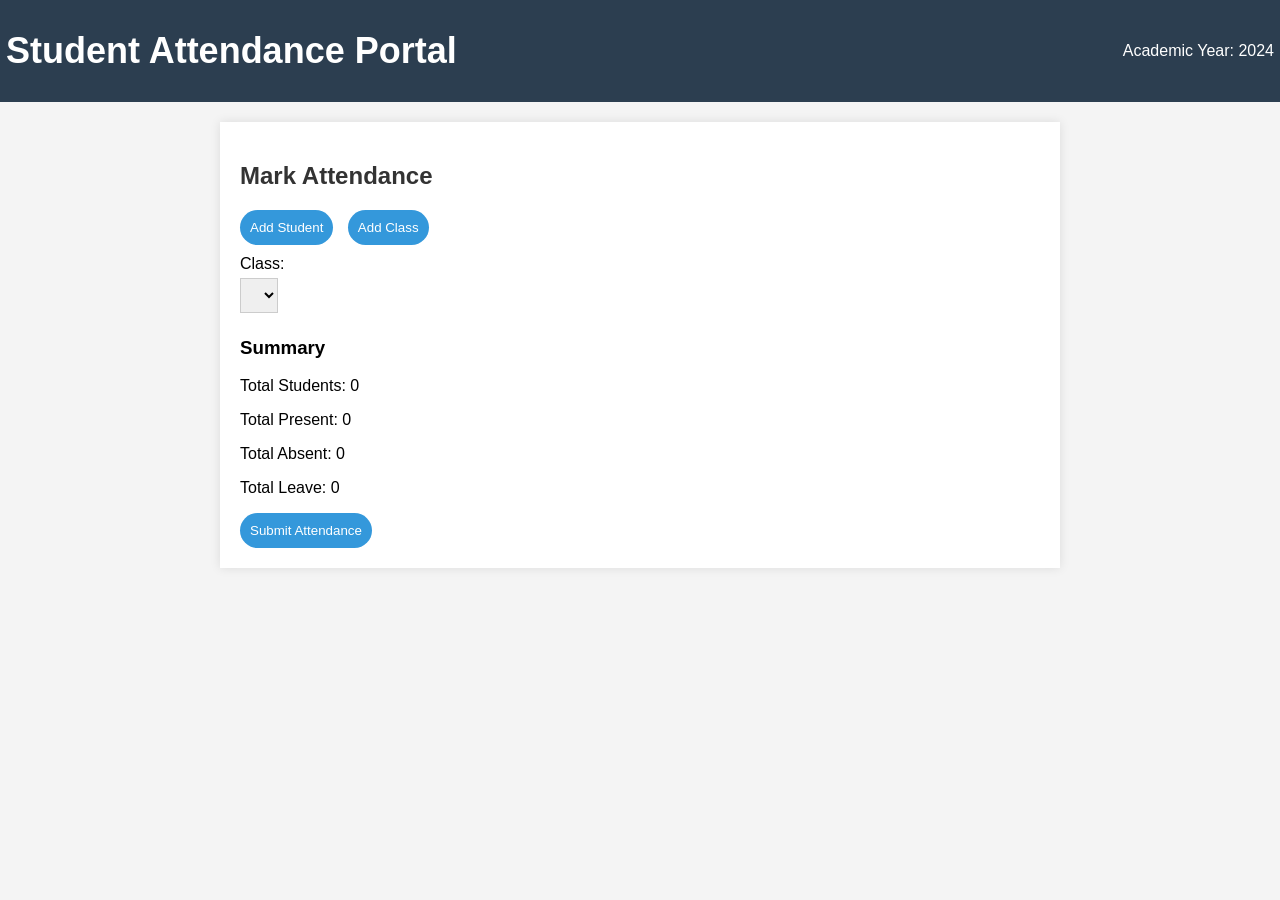
<file: LLMs portal/index.html>
<!-- index.html -->
<!DOCTYPE html>
<html lang="en">

<head>
    <meta charset="UTF-8">
    <meta name="viewport" 
          content="width=device-width, initial-scale=1.0">
    <title>Student Attendance Portal</title>
    <link rel="stylesheet" href="style.css">
    <style>
        .popup {
            display: none;
            position: fixed;
            top: 50%;
            left: 50%;
            transform: translate(-50%, -50%);
            padding: 20px;
            background-color: #fff;
            box-shadow: 0 0 10px rgba(0, 0, 0, 0.2);
            z-index: 999;
        }
    </style>
</head>

<body>

    <div class="navbar">
        <div class="navbar-brand">
            <h1> 
                Student Attendance Portal
            </h1>
        </div>
        <div class="navbar-links">
            <p>
                Academic Year: 
                <span id="academicYear">2024</span>
            </p>
            <!-- Add other relevant information -->
        </div>
    </div>

    <div class="container">
        <div id="formSection">
            <h2>Mark Attendance</h2>
            <button id="addStudentButton" 
                onclick="showAddStudentForm()">
                Add Student
            </button>
            <button id="addClassButton" 
                onclick="showAddClassForm()">
                Add Class
            </button>

            <label for="classSelector">Class:</label>
            <select id="classSelector" required 
                onchange="showStudentsList()">
                <!-- Populate classes dynamically -->
            </select>

            <ul id="studentsList">
                <!-- Populate students dynamically 
                    based on the selected class -->
            </ul>

            <div id="summarySection">
                <h3>Summary</h3>
                <p>
                    Total Students: 
                    <span id="totalStudents">0</span>
                </p>
                <p>
                    Total Present: 
                    <span id="totalPresent">0</span>
                </p>
                <p>
                    Total Absent: 
                    <span id="totalAbsent">0</span>
                </p>
                <p>
                    Total Leave: 
                    <span id="totalLeave">0</span>
                </p>
            </div>

            <button onclick="submitAttendance()">
                Submit Attendance
            </button>

            <!-- Result Section -->
            <div id="resultSection" style="display: none;">
                <h3>Attendance Result</h3>
                <p>
                    Date: 
                    <span id="attendanceDate"></span>
                </p>
                <p>
                    Time: 
                    <span id="attendanceTime"></span>
                </p>
                <p>
                    Class: 
                    <span id="attendanceClass"></span>
                </p>
                <p>
                    Total Students: 
                    <span id="attendanceTotalStudents"></span>
                </p>
                <p>
                    Present: 
                    <span id="attendancePresent"></span>
                </p>
                <p>
                    Absent: 
                    <span id="attendanceAbsent"></span>
                </p>
                <p>
                    Leave: 
                    <span id="attendanceLeave"></span>
                </p>
            </div>
        </div>
    </div>

    <div id="addStudentPopup" class="popup">
        <h2>Add Student</h2>
        <!-- Add Student Form Content -->
        <label for="newStudentName">
            Student Name:
        </label>
        <input type="text" id="newStudentName" required>
        <label for="newStudentRoll">
            Roll Number:
        </label>
        <input type="text" id="newStudentRoll" required>
        <!-- Add more fields as needed -->

        <button onclick="addStudent()">
            submit
        </button>
        <button onclick="closePopup()">
            Cancel
        </button>
    </div>

    <div id="addClassPopup" class="popup">
        <h2>Add Class</h2>
        <!-- Add Class Form Content -->
        <label for="newClassName">
            Class Name:
        </label>
        <input type="text" id="newClassName" required>
        <!-- Add more fields as needed -->

        <button onclick="addClass()">
            Submit
        </button>
        <button onclick="closePopup()">
            Cancel
        </button>
    </div>

    <script src="script.js"></script>
</body>

</html>
</file>
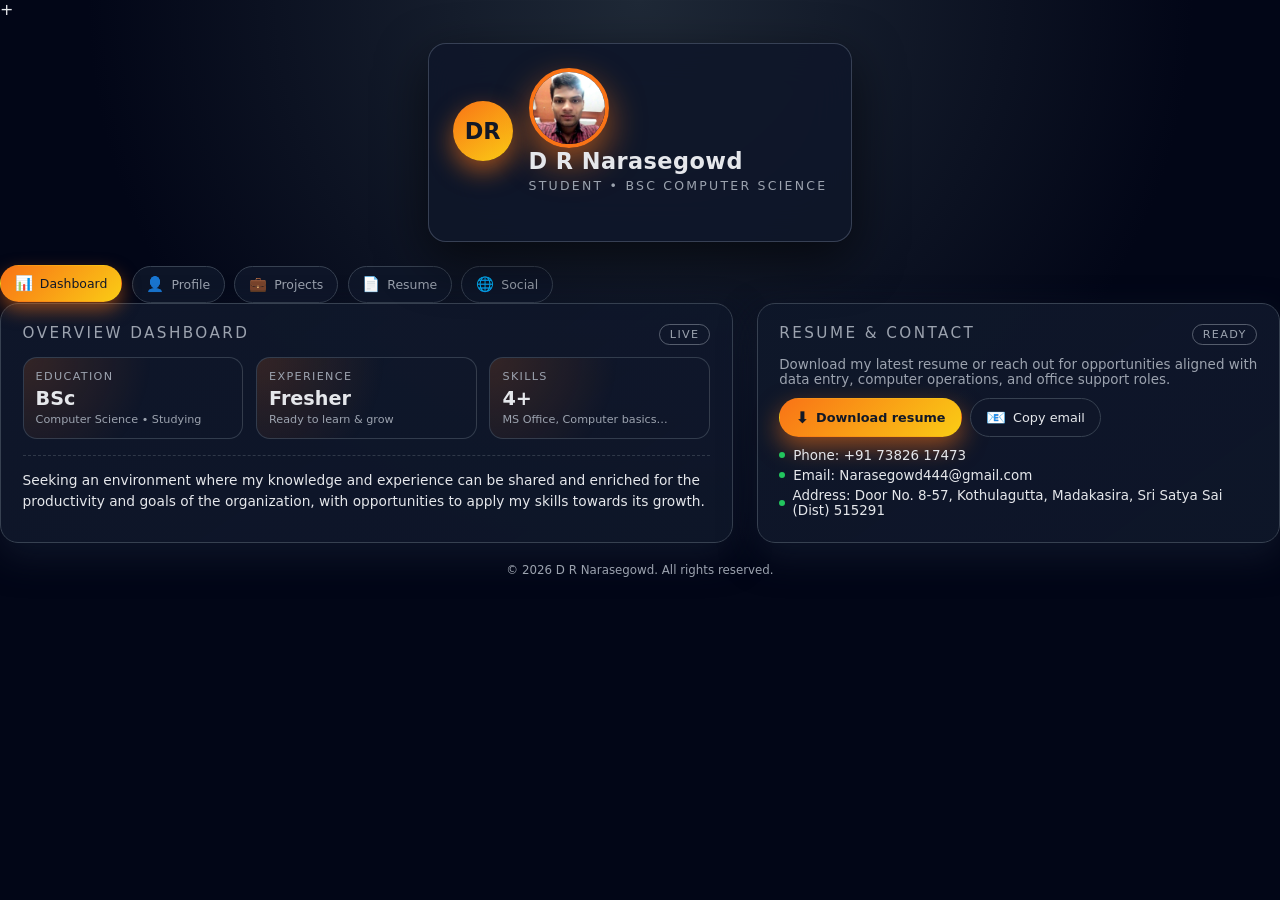
<file: Portfolio/index.html>
+<!DOCTYPE html>
<html lang="en">
<head>
  <meta charset="UTF-8" />
  <title>D R Narasegowd | Portfolio</title>
  <meta name="viewport" content="width=device-width, initial-scale=1.0" />
  <link rel="stylesheet" href="style.css" />
</head>
<body>
  <div class="app">
    <header>
      <div class="brand">
        <div class="avatar">DR</div>
        <div class="brand-text">
          <img src="Image.jpg" alt="D R Narasegowd" class="profile-pic" id="header-pic">
        <h1>D R Narasegowd</h1>
          <span>Student • BSc Computer Science</span>
        </div>
      </div>
    </div>

      <nav>
        <button class="nav-btn active" data-target="dashboard">
          <span class="icon">📊</span>Dashboard
        </button>
        <button class="nav-btn" data-target="profile">
          <span class="icon">👤</span>Profile
        </button>
        <button class="nav-btn" data-target="projects">
          <span class="icon">💼</span>Projects
        </button>
        <button class="nav-btn" data-target="resume">
          <span class="icon">📄</span>Resume
        </button>
        <button class="nav-btn" data-target="social">
          <span class="icon">🌐</span>Social
        </button>
      </nav>
    </header>

    <main>
      <!-- LEFT COLUMN -->
      <section id="dashboard" class="card left-card">
        <div class="card-header">
          <div class="card-title">Overview dashboard</div>
          <div class="badge">Live</div>
        </div>

        <div class="stats">
          <div class="stat">
            <div class="stat-label">Education</div>
            <div class="stat-value">BSc</div>
            <div class="stat-sub">Computer Science • Studying</div>
          </div>

          <div class="stat">
            <div class="stat-label">Experience</div>
            <div class="stat-value">Fresher</div>
            <div class="stat-sub">Ready to learn & grow</div>
          </div>

          <div class="stat">
            <div class="stat-label">Skills</div>
            <div class="stat-value">4+</div>
            <div class="stat-sub">MS Office, Computer basics…</div>
          </div>
        </div>

        <p class="objective">
          Seeking an environment where my knowledge and experience can be shared and enriched for the productivity and goals of the organization, with opportunities to apply my skills towards its growth.
        </p>
      </section>

      <section id="profile" class="card left-card" style="display:none">
        <div class="card-header">
          <div class="card-title">Profile</div>
          <img src="photo.jpg" alt="Profile Picture" class="profile-pic-large">
          <div class="badge">Details</div>
      </div>

        <div class="profile-grid">
          <div>
            <ul class="profile-list">
              <li>
                <span class="profile-label">Name</span>
                <span>D R Narasegowd</span>
              </li>
              <li>
                <span class="profile-label">Date of birth</span>
                <span>03‑03‑1994</span>
              </li>
              <li>
                <span class="profile-label">Languages</span>
                <span>Telugu, Kannada, English</span>
              </li>
              <li>
                <span class="profile-label">Location</span>
                <span>Kothulagutta, Madakasira</span>
              </li>
              <li>
                <span class="profile-label">Status</span>
                <span>Unmarried • Indian</span>
              </li>
            </ul>
          </div>

          <div>
            <div class="profile-label">Core skills</div>
            <div class="chip-row">
              <span class="chip">MS Office</span>
              <span class="chip">Computer basics</span>
              <span class="chip">Good typing speed</span>
              <span class="chip">Problem solving</span>
              <span class="chip">Teamwork</span>
            </div>

            <div class="profile-label" style="margin-top:0.9rem;">Education timeline</div>
            <div class="chip-row">
              <span class="chip">SSC • AP High School • 71%</span>
              <span class="chip">Intermediate (MPC) • 59.9%</span>
              <span class="chip">BSc (Computer Science) • Ongoing</span>
            </div>
          </div>
        </div>
      </section>

      <section id="projects" class="card left-card" style="display:none;">
        <div class="card-header">
          <div class="card-title">Projects</div>
          <div class="badge">0 → 3</div>
        </div>

        <div class="projects-list">
          <article class="project">
            <div class="project-title">Student Result Dashboard (Concept)</div>
            <div class="project-meta">Personal • HTML, CSS, JavaScript</div>
            <p style="font-size:0.82rem; margin-bottom:0.35rem;">
              A responsive dashboard that shows marks, percentages, and progress for different exams using charts and cards.
            </p>
            <div class="project-tags">
              <span>Responsive design</span>
              <span>Dynamic data</span>
              <span>UI layout</span>
            </div>
          </article>

          <article class="project">
            <div class="project-title">Typing Practice Tool (Concept)</div>
            <div class="project-meta">Personal • JavaScript</div>
            <p style="font-size:0.82rem; margin-bottom:0.35rem;">
              A browser tool that measures words per minute and accuracy to improve keyboard skills.
            </p>
            <div class="project-tags">
              <span>JavaScript</span>
              <span>Keyboard skills</span>
              <span>Productivity</span>
            </div>
          </article>

          <article class="project">
            <div class="project-title">Student Info Manager (Concept)</div>
            <div class="project-meta">Personal • MS Excel / Access</div>
            <p style="font-size:0.82rem; margin-bottom:0.35rem;">
              A simple system to store student details, marks, and reports using MS Office tools.
            </p>
            <div class="project-tags">
              <span>MS Office</span>
              <span>Data entry</span>
              <span>Organization</span>
            </div>
          </article>
        </div>
      </section>

      <!-- RIGHT COLUMN -->
      <section id="resume" class="card right-card">
        <div class="card-header">
          <div class="card-title">Resume & contact</div>
          <div class="badge">Ready</div>
        </div>

        <p style="font-size:0.84rem; color:var(--muted);">
          Download my latest resume or reach out for opportunities aligned with data entry, computer operations, and office support roles.
        </p>

        <div class="resume-actions">
          <!-- Put your real resume file in this folder and update the name if needed -->
          <a href="Resume.pdf" download class="btn primary">
            <span class="btn-icon">⬇️</span>
            <span>Download resume</span>
          </a>

          <button class="btn" id="copyEmail">
            <span class="btn-icon">📧</span>
            <span>Copy email</span>
          </button>
        </div>

        <ul class="contact-list">
          <li>
            <span class="dot"></span>
            <span>Phone: <a href="tel:+917382617473">+91 73826 17473</a></span>
          </li>
          <li>
            <span class="dot"></span>
            <span>Email: <a href="mailto:Narasegowd444@gmail.com">Narasegowd444@gmail.com</a></span>
          </li>
          <li>
            <span class="dot"></span>
            <span>Address: Door No. 8‑57, Kothulagutta, Madakasira, Sri Satya Sai (Dist) 515291</span>
          </li>
        </ul>
      </section>

      <section id="social" class="card right-card" style="display:none;">
        <div class="card-header">
          <div class="card-title">Social links</div>
          <div class="badge">Connect</div>
        </div>

        <p style="font-size:0.84rem; color:var(--muted);">
          Add your social profiles below. Update the links to your real accounts.
        </p>

        <div class="social-row">
          <a class="social-pill" href="https://www.linkedin.com" target="_blank">
            <span class="icon">in</span>
            <span>LinkedIn</span>
          </a>
          <a class="social-pill" href="https://github.com" target="_blank">
            <span class="icon">🐙</span>
            <span>GitHub</span>
          </a>
          <a class="social-pill" href="https://facebook.com" target="_blank">
            <span class="icon">f</span>
            <span>Facebook</span>
          </a>
          <a class="social-pill" href="https://instagram.com" target="_blank">
            <span class="icon">◎</span>
            <span>Instagram</span>
          </a>
          <a class="social-pill" href="https://x.com" target="_blank">
            <span class="icon">𝕏</span>
            <span>Twitter / X</span>
          </a>
        </div>
      </section>
    </main>

    <footer>
      © <span id="year"></span> D R Narasegowd. All rights reserved.
    </footer>
  </div>

  <script src="script.js"></script>
</body>
</html>
</file>
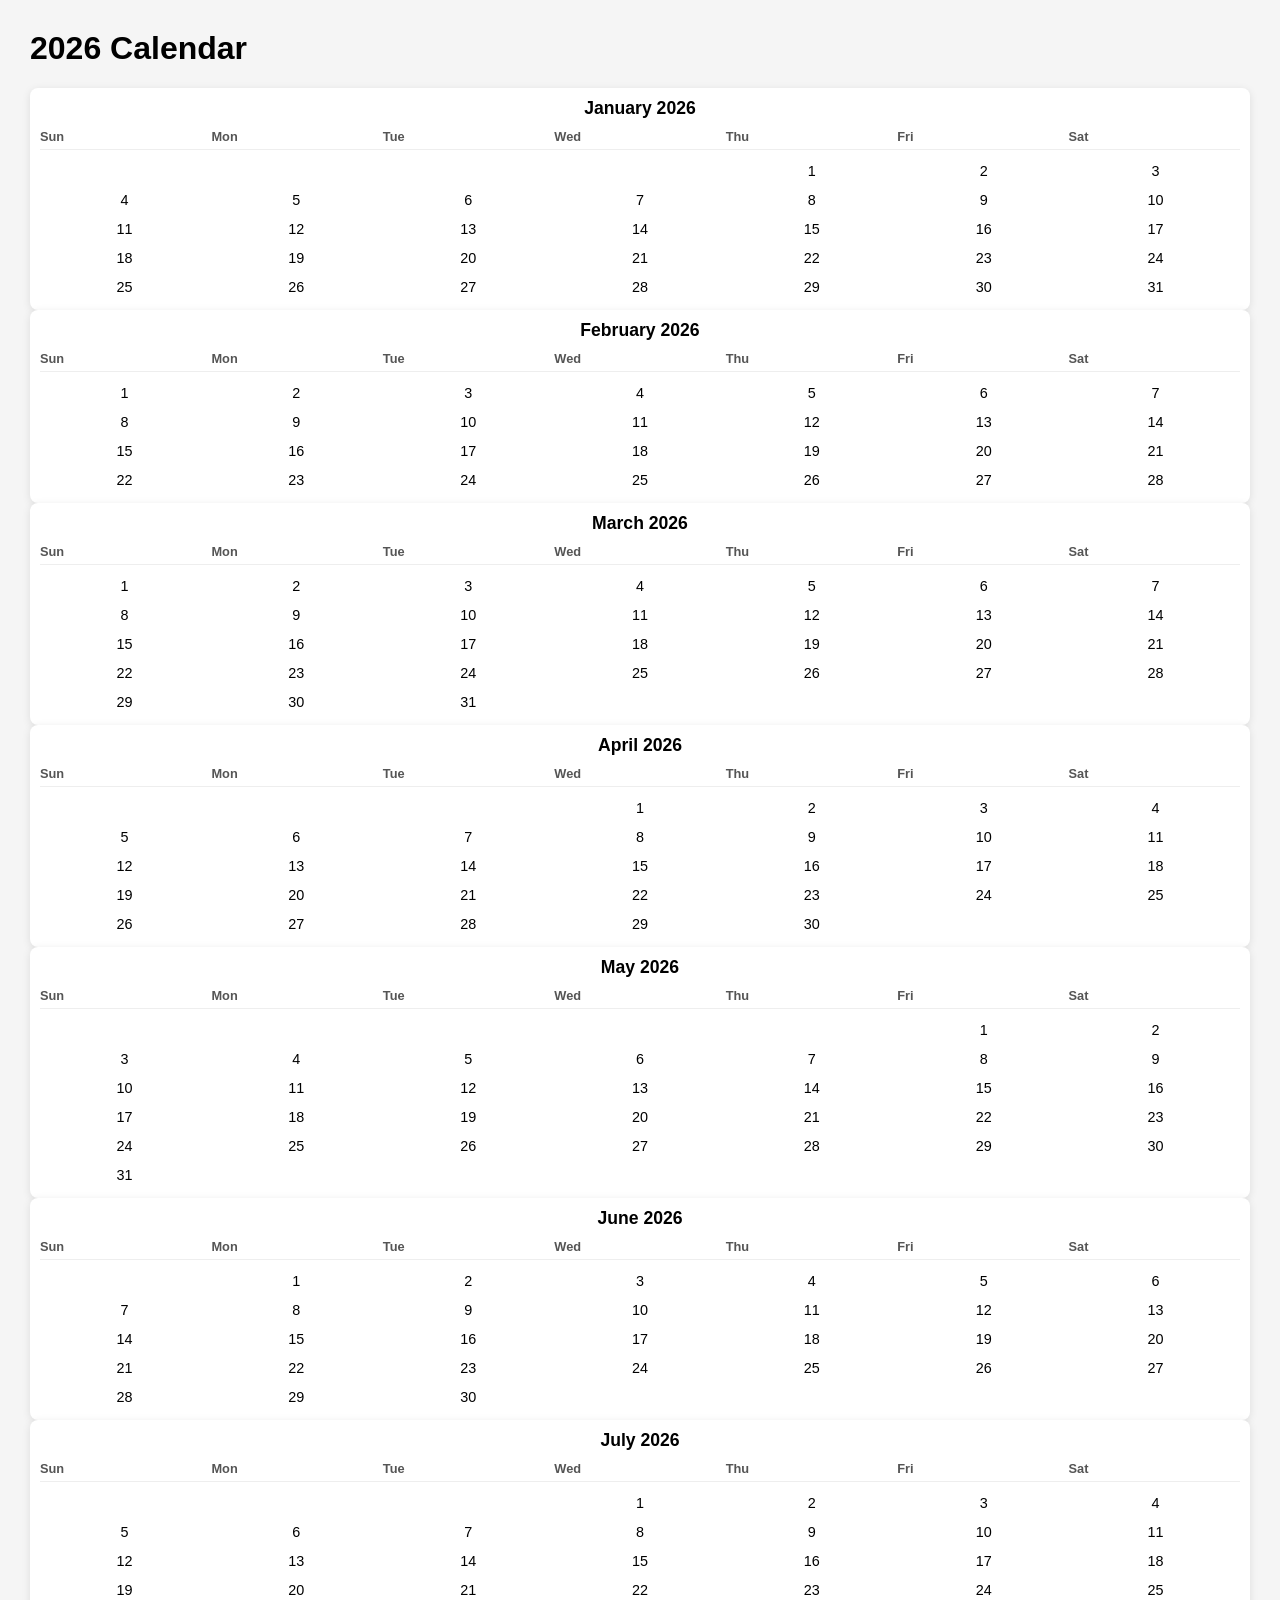
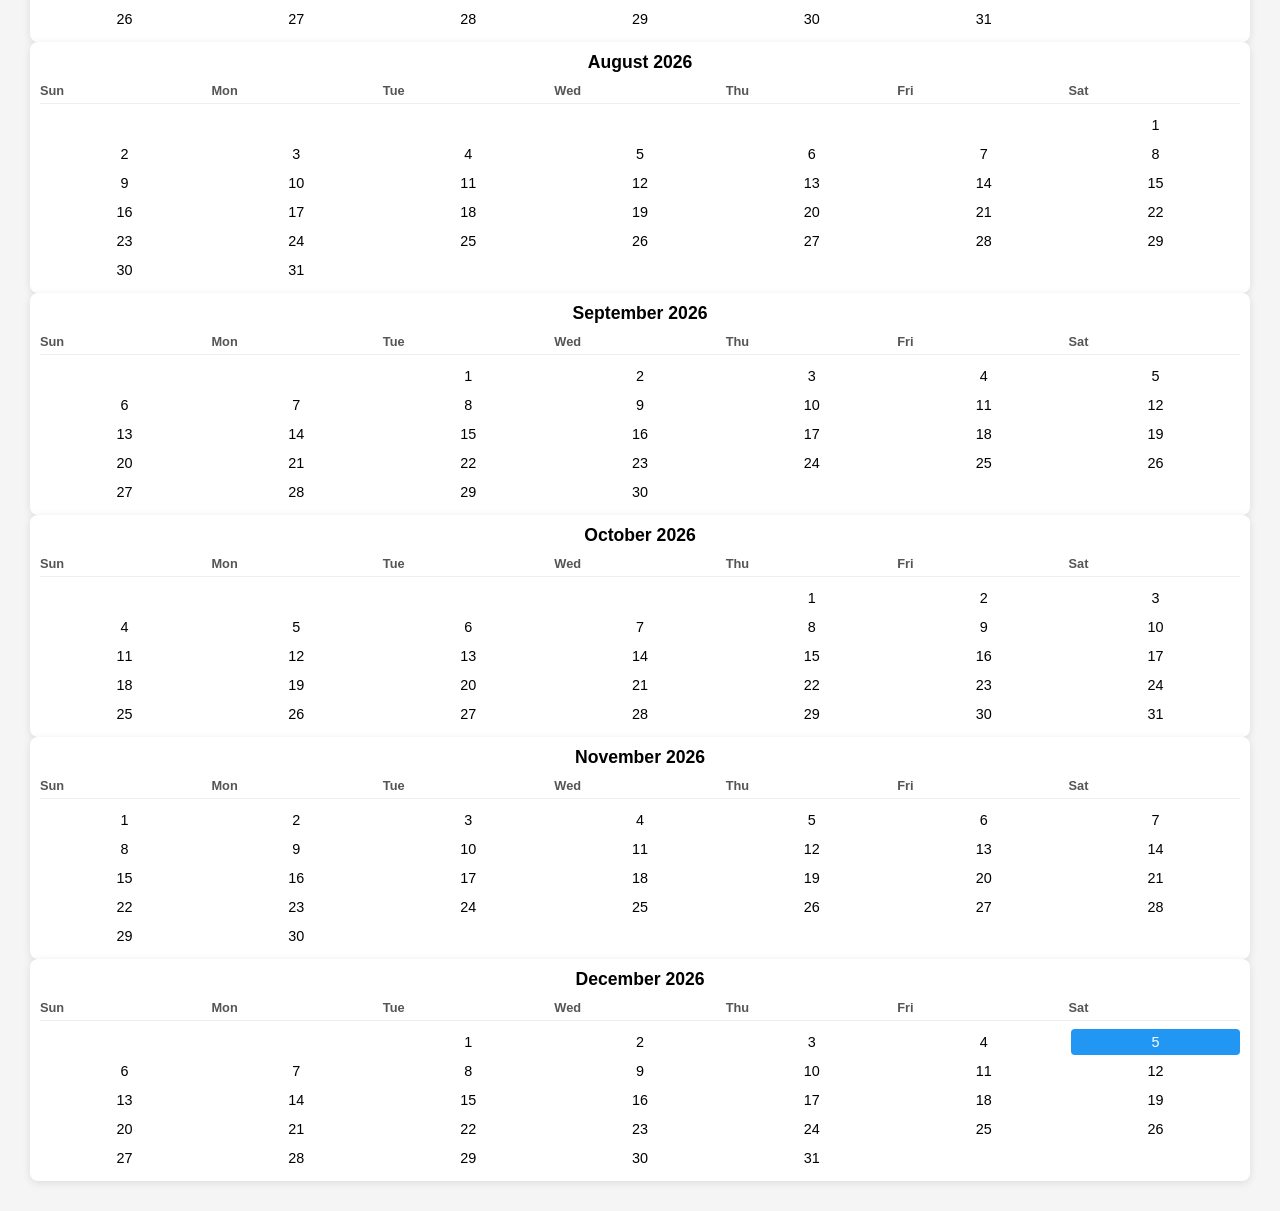
<file: year calendar.html>
<!DOCTYPE html>
<html lang="en">
<head>
  <meta charset="UTF-8" />
  <title>Year Calendar</title>
  <style>
    body {
      font-family: Arial, sans-serif;
      margin: 30px;
      background: #f5f5f5;
    }
    .year {
      display: grid;
      grid-template-columns: repeat(auto-fit, minmax(280px, 1fr));
      gap: 15px;
    }
    .month {
      background: white;
      border-radius: 8px;
      box-shadow: 0 2px 8px rgba(0,0,0,0.1);
      padding: 10px;
    }
    .month h3 {
      margin: 0 0 10px;
      text-align: center;
      font-size: 1.1rem;
    }
    .weekdays {
      display: grid;
      grid-template-columns: repeat(7, 1fr);
      font-size: 0.8rem;
      font-weight: bold;
      color: #555;
      padding-bottom: 5px;
      border-bottom: 1px solid #eee;
    }
    .days {
      display: grid;
      grid-template-columns: repeat(7, 1fr);
      grid-gap: 3px;
      margin-top: 8px;
    }
    .day {
      text-align: center;
      padding: 5px 0;
      font-size: 0.9rem;
      border-radius: 4px;
    }
    .day.empty {
      background: transparent;
    }
    .day.today {
      background: #2196f3;
      color: white;
    }
  </style>
</head>
<body>
  <h1>2026 Calendar</h1>
  <div id="year-calendar"></div>

  <script>
    const monthNames = [
      "January", "February", "March", "April",
      "May", "June", "July", "August",
      "September", "October", "November", "December"
    ];

    function renderYear(year) {
      const root = document.getElementById("year-calendar");
      root.innerHTML = "";

      for (let month = 0; month < 12; month++) {
        const firstDay = new Date(year, month, 1);
        const lastDay = new Date(year, month + 1, 0);
        const firstDayOfWeek = firstDay.getDay(); // 0=Sun, 6=Sat
        const daysInMonth = lastDay.getDate();

        const today = new Date();
        const isCurrentMonth = today.getFullYear() === year && today.getMonth() === month;

        const monthDiv = document.createElement("div");
        monthDiv.className = "month";

        const header = document.createElement("h3");
        header.textContent = `${monthNames[month]} ${year}`;
        monthDiv.appendChild(header);

        const weekdays = document.createElement("div");
        weekdays.className = "weekdays";
        for (const dayName of ["Sun", "Mon", "Tue", "Wed", "Thu", "Fri", "Sat"]) {
          const d = document.createElement("div");
          d.textContent = dayName;
          weekdays.appendChild(d);
        }
        monthDiv.appendChild(weekdays);

        const daysGrid = document.createElement("div");
        daysGrid.className = "days";

        // Empty cells before first day
        for (let i = 0; i < firstDayOfWeek; i++) {
          const empty = document.createElement("div");
          empty.className = "day empty";
          daysGrid.appendChild(empty);
        }

        // Cells for each day
        for (let day = 1; day <= daysInMonth; day++) {
          const cell = document.createElement("div");
          cell.className = "day";
          cell.textContent = day;

          if (isCurrentMonth && today.getDate() === day) {
            cell.classList.add("today");
          }

          daysGrid.appendChild(cell);
        }

        monthDiv.appendChild(daysGrid);
        root.appendChild(monthDiv);
      }
    }

    // Render this year (2026)
    renderYear(2026);
  </script>
</body>
</html>
</file>
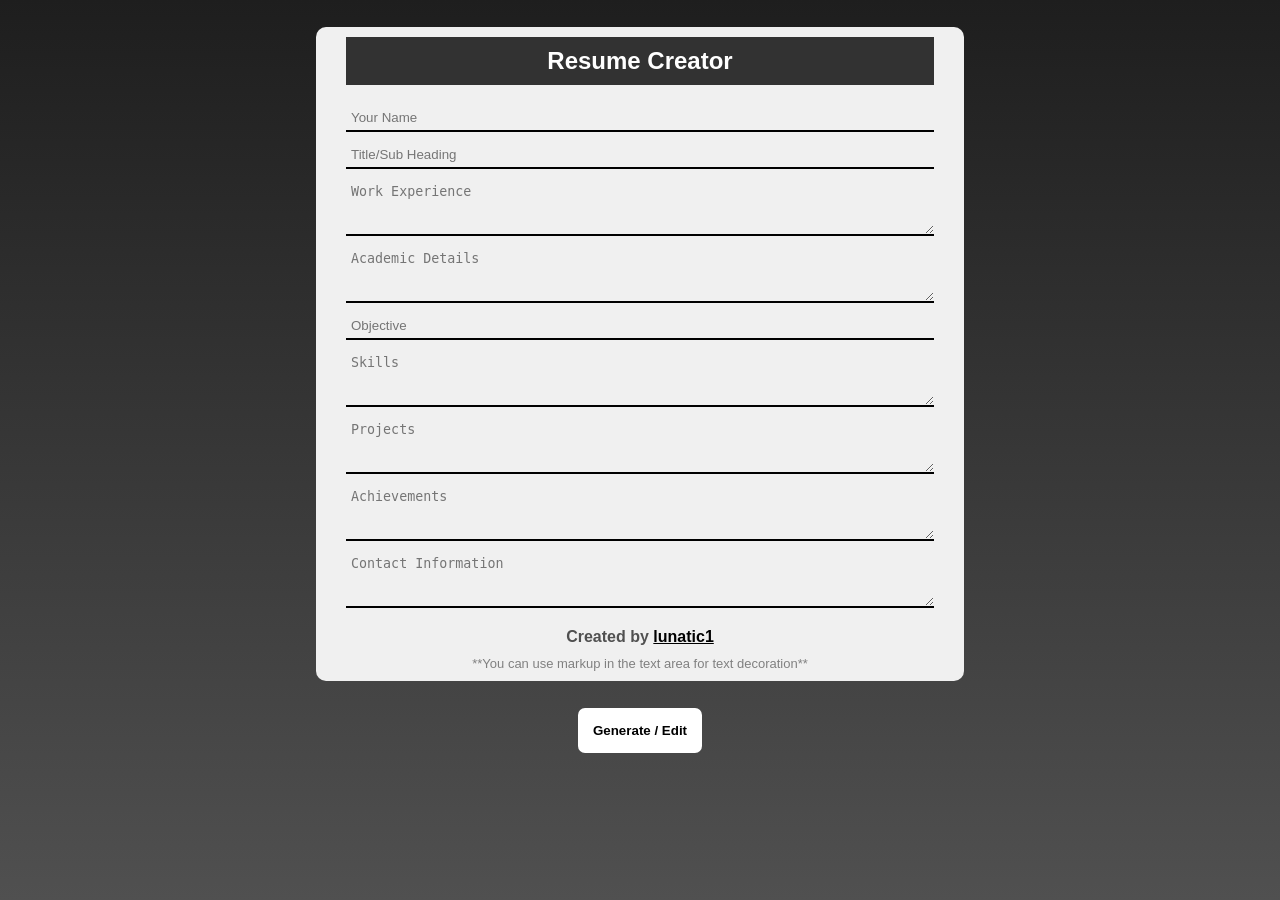
<file: task2/index2.html>
<!DOCTYPE html>
<html lang="en">
<head>
<meta charset="UTF-8" />
<meta http-equiv="X-UA-Compatible" content="IE=edge" />
<meta name="viewport" content="width=device-width, initial-scale=1.0" />
<title>Resume Creator</title>
<link rel="stylesheet" href="style2.css" />
</head>
<body>
<section class="resume-builder">
<div class="container">
<h1>Resume Creator</h1>
<div class="resume_container">
<form class="inputField">
<input type="text" name="name" placeholder="Your Name" title="Enter Your Name" />
<input type="text" name="title" placeholder="Title/Sub Heading" title="Enter Title/Sub Heading" />
<textarea name="work_experience" placeholder="Work Experience" cols="40" rows="3" title="Enter Your Work Experience"></textarea>
<textarea name="academic_details" placeholder="Academic Details" cols="40" rows="3" title="Enter Your Academic Details"></textarea>
<input type="text" placeholder="Objective" title="Enter Your Objective" name="objective" />
<textarea name="skills" title="Enter Your Skills" placeholder="Skills" cols="40" rows="3"></textarea>
<textarea name="projects" title="Enter Your Projects" placeholder="Projects" cols="40" rows="3"></textarea>
<textarea name="achievements" placeholder="Achievements" cols="40" rows="3" title="Enter Your Achievements"></textarea>
<textarea name="contact" placeholder="Contact Information" cols="40" rows="3" title="Enter Your Contact Information"></textarea>
</form>
</div>
<p class="credit">Created by <a href="https://www.geeksforgeeks.org/user/lunatic1/contributions/" target="_blank">lunatic1</a></p>
<p class="tip">**You can use markup in the text area for text decoration**</p>
</div>
</section>
<div class="output_container"></div>
<button onclick="hide()">Generate / Edit</button>
<script src="script2.js"></script>
</body>
</html>
</file>
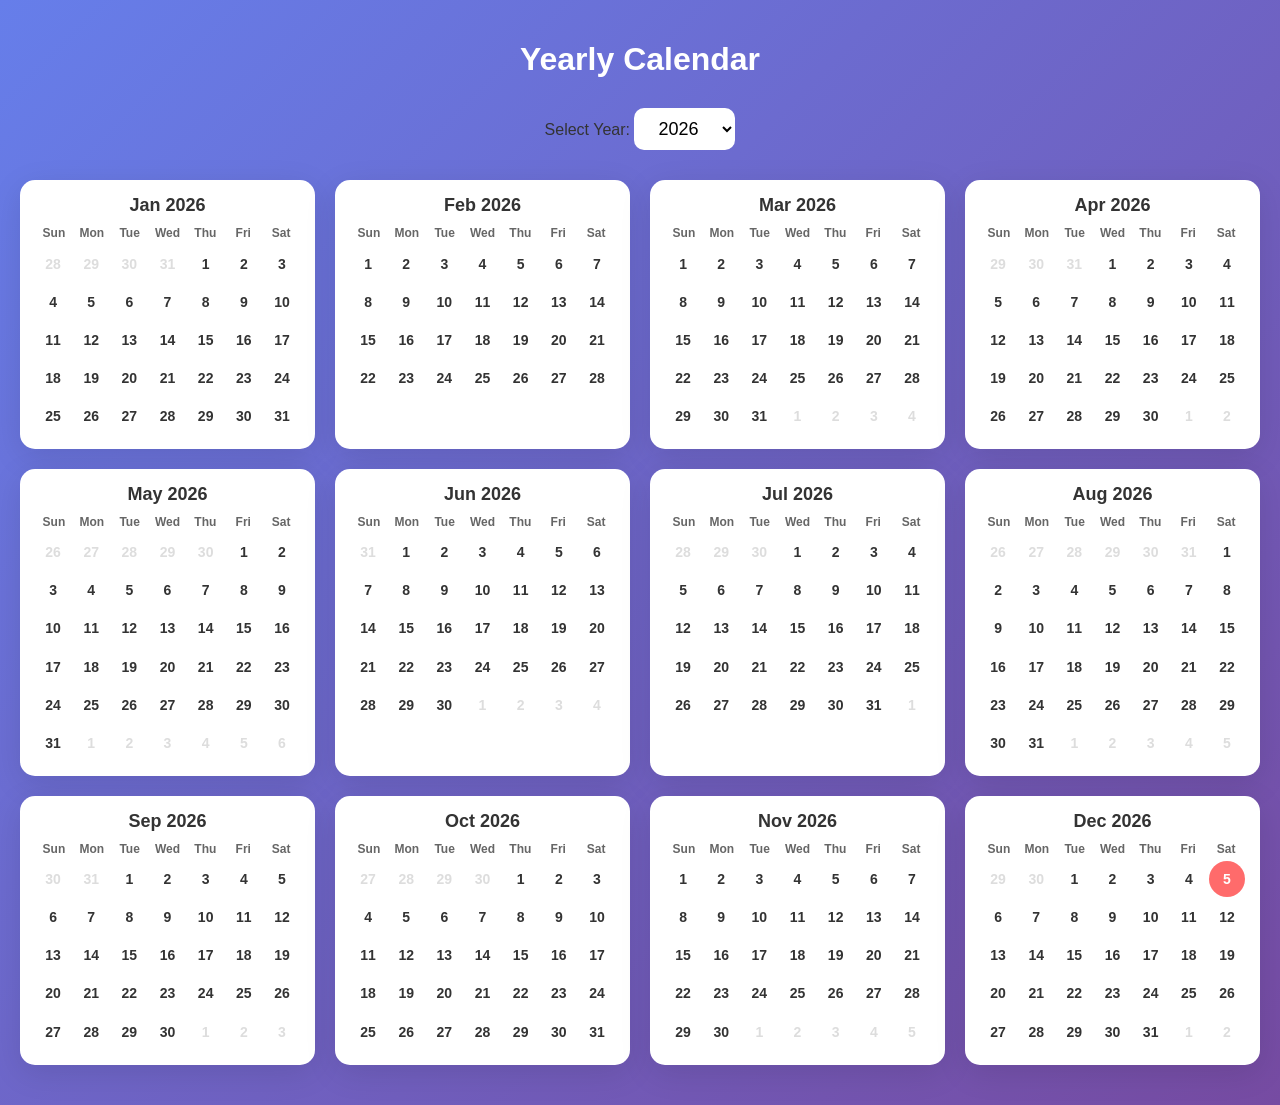
<file: task4/index4.html>
<!DOCTYPE html>
<html lang="en">
<head>
    <meta charset="UTF-8">
    <meta name="viewport" content="width=device-width, initial-scale=1.0">
    <title>2026 Yearly Calendar</title>
    <link rel="stylesheet" href="style4.css">
</head>
<body>
    <h1>Yearly Calendar</h1>
    <div class="year-selector">
        <label for="yearSelect">Select Year: </label>
        <select id="yearSelect">
            <option value="2025">2025</option>
            <option value="2026" selected>2026</option>
            <option value="2027">2027</option>
        </select>
    </div>
    <div class="calendar-grid" id="calendarGrid"></div>
    <script src="script4.js"></script>
</body>
</html>
</file>
<file: LLMs portal/style.css>
body {
    font-family: 'Arial', sans-serif;
    margin: 0;
    padding: 0;
    background-color: #f4f4f4;
}

.navbar {
    background-color: #2c3e50;
    color: white;
    padding: 6px;
    display: flex;
    justify-content: space-between;
    align-items: center;
}

.navbar-brand {
    font-size: 18px;
}

.navbar-links {
    display: flex;
}

.navbar-links a {
    color: white;
    text-decoration: none;
    margin-left: 20px;
}

.container {
    max-width: 800px;
    margin: 20px auto;
    padding: 20px;
    background-color: white;
    box-shadow: 0 0 10px rgba(0, 0, 0, 0.1);
}

h2 {
    color: #333;
}

label {
    margin-top: 10px;
    display: block;
}

select {
    padding: 8px;
    margin: 5px 0;
    border: 1px solid #ccc;
}

ul {
    list-style: none;
    padding: 0;
}

li {
    margin: 10px 0;
    padding: 10px;
    background-color: #ecf0f1;
    box-shadow: 0 0 5px rgba(0, 0, 0, 0.1);
    display: flex;
    flex-wrap: wrap;
    align-items: center;
}

strong {
    margin-right: 10px;
    flex-basis: auto;
    flex-grow: 1;
    overflow: hidden;
    text-overflow: ellipsis;
    white-space: nowrap;
}

button {
    padding: 8px;
    cursor: pointer;
    border: none;
    color: white;
    border-radius: 20px;
}

button.absent,
button.present,
button.leave {
    background-color: black;
}

button {
    background-color: #3498db;
    color: #fff;
    padding: 10px;
    border: none;
    cursor: pointer;
    margin-right: 10px;
}

button:hover {
    background-color: #2980b9;
}

/* Responsive styles for mobile view */
@media screen and (max-width: 600px) {
    .container {
        padding: 10px;
    }

}

#resultSection {
    margin-top: 20px;
}

#resultSection h3 {
    margin-top: 10px;
}

#resultSection p {
    margin-bottom: 5px;
}

#resultSection span {
    font-weight: bold;
}
</file>
<file: Portfolio/style.css>
:root {
  --bg: #0f172a;
  --bg-alt: #111827;
  --accent: #f97316;
  --text: #e5e7eb;
  --muted: #9ca3af;
  --card: #1f2937;
  --border: #374151;
}

* {
  box-sizing: border-box;
  margin: 0;
  padding: 0;
  font-family: system-ui, -apple-system, BlinkMacSystemFont, "Segoe UI", sans-serif;
}

body {
  background: radial-gradient(circle at top, #1f2937 0, #020617 50%, #020617 100%);
  color: var(--text);
  min-height: 100vh;
  display: flex;
  flex-direction: column;
}

a {
  color: inherit;
  text-decoration: none;
}

.app {
  max-width: 1100px;
  margin: 1.5rem auto;
  padding: 1.5rem;
  background: rgba(15, 23, 42, 0.9);
  border-radius: 18px;
  border: 1px solid rgba(148, 163, 184, 0.3);
  box-shadow: 0 18px 50px rgba(0, 0, 0, 0.6);
  backdrop-filter: blur(22px);
}

header {
  display: flex;
  align-items: center;
  justify-content: space-between;
  gap: 1.5rem;
  margin-bottom: 1.5rem;
}

.brand {
  display: flex;
  align-items: center;
  gap: 1rem;
}

.avatar {
  width: 60px;
  height: 60px;
  border-radius: 50%;
  background: linear-gradient(145deg, #f97316, #facc15);
  display: flex;
  align-items: center;
  justify-content: center;
  font-weight: 700;
  font-size: 1.4rem;
  color: #111827;
  box-shadow: 0 10px 25px rgba(249, 115, 22, 0.6);
}

.brand-text h1 {
  font-size: 1.4rem;
  letter-spacing: 0.02em;
}

.brand-text span {
  display: block;
  font-size: 0.78rem;
  text-transform: uppercase;
  color: var(--muted);
  letter-spacing: 0.18em;
  margin-top: 0.25rem;
}
.profile-pic {
      width: 80px;
      height: 80px;
      border-radius: 50%;
      object-fit: cover;
      border: 4px solid var(--accent);
      box-shadow: 0 15px 35px rgba(249, 115, 22, 0.6);
      transition: transform 0.3s ease;
    }

    .profile-pic:hover {
      transform: scale(1.05);
    }

nav {
  display: flex;
  gap: 0.6rem;
  flex-wrap: wrap;
}

.nav-btn {
  border: 1px solid var(--border);
  background: rgba(15, 23, 42, 0.9);
  color: var(--muted);
  padding: 0.55rem 0.85rem;
  border-radius: 999px;
  font-size: 0.78rem;
  display: flex;
  align-items: center;
  gap: 0.45rem;
  cursor: pointer;
  transition: 0.18s ease;
}

.nav-btn span.icon {
  font-size: 0.9rem;
}

.nav-btn.active,
.nav-btn:hover {
  background: linear-gradient(135deg, #f97316, #facc15);
  border-color: transparent;
  color: #111827;
  transform: translateY(-1px);
  box-shadow: 0 8px 18px rgba(249, 115, 22, 0.5);
}

main {
  display: grid;
  grid-template-columns: 1.4fr 1fr;
  gap: 1.5rem;
}

.card {
  background: linear-gradient(145deg, rgba(15, 23, 42, 0.97), rgba(15, 23, 42, 0.9));
  border-radius: 18px;
  padding: 1.25rem 1.35rem;
  border: 1px solid var(--border);
  box-shadow: 0 14px 35px rgba(15, 23, 42, 0.9);
}

.card-header {
  display: flex;
  justify-content: space-between;
  align-items: baseline;
  margin-bottom: 0.75rem;
}

.card-title {
  font-size: 0.95rem;
  text-transform: uppercase;
  letter-spacing: 0.16em;
  color: var(--muted);
}

.badge {
  font-size: 0.7rem;
  padding: 0.2rem 0.6rem;
  border-radius: 999px;
  border: 1px solid rgba(156, 163, 175, 0.5);
  color: var(--muted);
  text-transform: uppercase;
  letter-spacing: 0.12em;
}

/* DASHBOARD */
.stats {
  display: grid;
  grid-template-columns: repeat(3, 1fr);
  gap: 0.8rem;
  margin-top: 0.4rem;
}

.stat {
  background: radial-gradient(circle at top left, rgba(249, 115, 22, 0.16), transparent 55%);
  border-radius: 14px;
  padding: 0.75rem;
  border: 1px solid rgba(55, 65, 81, 0.9);
}

.stat-label {
  font-size: 0.7rem;
  color: var(--muted);
  text-transform: uppercase;
  letter-spacing: 0.12em;
}

.stat-value {
  font-size: 1.2rem;
  margin-top: 0.25rem;
  font-weight: 600;
}

.stat-sub {
  font-size: 0.7rem;
  color: var(--muted);
  margin-top: 0.18rem;
}

.objective {
  margin-top: 1rem;
  padding-top: 0.9rem;
  border-top: 1px dashed rgba(55, 65, 81, 0.8);
  font-size: 0.86rem;
  line-height: 1.5;
  color: #e5e7eb;
}

/* PROFILE */
.profile-pic-large {
      width: 120px;
      height: 120px;
      border-radius: 20px;
      object-fit: cover;
      border: 3px solid var(--accent);
      margin: 0 auto 1rem;
      display: block;
      box-shadow: 0 20px 40px rgba(249, 115, 22, 0.5);
    }

.profile-grid {
  display: grid;
  grid-template-columns: 1.2fr 1fr;
  gap: 1.2rem;
}

.profile-list {
  list-style: none;
  margin-top: 0.5rem;
  font-size: 0.86rem;
}

.profile-list li {
  margin-bottom: 0.35rem;
  display: flex;
  justify-content: space-between;
  gap: 0.8rem;
}

.profile-label {
  color: var(--muted);
  font-size: 0.8rem;
  text-transform: uppercase;
  letter-spacing: 0.14em;
}

.chip-row {
  display: flex;
  flex-wrap: wrap;
  gap: 0.4rem;
  margin-top: 0.5rem;
}

.chip {
  padding: 0.25rem 0.55rem;
  border-radius: 999px;
  border: 1px solid rgba(148, 163, 184, 0.5);
  font-size: 0.76rem;
  color: var(--muted);
  background: rgba(15, 23, 42, 0.8);
}

/* PROJECTS */
.projects-list {
  margin-top: 0.5rem;
  display: grid;
  gap: 0.7rem;
}

.project {
  padding: 0.8rem;
  border-radius: 14px;
  border: 1px dashed rgba(75, 85, 99, 0.9);
  background: radial-gradient(circle at top left, rgba(56, 189, 248, 0.12), transparent 60%);
}

.project-title {
  font-size: 0.9rem;
  font-weight: 600;
  margin-bottom: 0.2rem;
}

.project-meta {
  font-size: 0.74rem;
  color: var(--muted);
  margin-bottom: 0.3rem;
}

.project-tags {
  display: flex;
  flex-wrap: wrap;
  gap: 0.35rem;
  font-size: 0.7rem;
}

.project-tags span {
  padding: 0.2rem 0.5rem;
  border-radius: 999px;
  background: rgba(15, 23, 42, 0.9);
  border: 1px solid rgba(55, 65, 81, 0.9);
}

/* RIGHT COLUMN */
.resume-actions {
  display: flex;
  gap: 0.5rem;
  margin-top: 0.7rem;
  flex-wrap: wrap;
}

.btn {
  border-radius: 999px;
  padding: 0.55rem 0.95rem;
  border: 1px solid var(--border);
  font-size: 0.8rem;
  display: inline-flex;
  align-items: center;
  gap: 0.45rem;
  cursor: pointer;
  background: rgba(15, 23, 42, 0.95);
  color: var(--text);
  transition: 0.18s ease;
}

.btn.primary {
  background: linear-gradient(135deg, #f97316, #facc15);
  border-color: transparent;
  color: #111827;
  font-weight: 600;
  box-shadow: 0 10px 25px rgba(249, 115, 22, 0.55);
}

.btn:hover {
  transform: translateY(-1px);
  box-shadow: 0 8px 16px rgba(15, 23, 42, 0.9);
}

.btn-icon {
  font-size: 1rem;
}

.contact-list {
  list-style: none;
  margin-top: 0.7rem;
  font-size: 0.84rem;
}

.contact-list li {
  margin-bottom: 0.3rem;
  display: flex;
  gap: 0.5rem;
  align-items: center;
}

.dot {
  width: 6px;
  height: 6px;
  border-radius: 999px;
  background: #22c55e;
}

.social-row {
  display: flex;
  gap: 0.5rem;
  margin-top: 0.9rem;
  flex-wrap: wrap;
}

.social-pill {
  display: inline-flex;
  align-items: center;
  gap: 0.4rem;
  font-size: 0.8rem;
  padding: 0.3rem 0.75rem;
  border-radius: 999px;
  border: 1px solid rgba(55, 65, 81, 0.9);
  background: rgba(15, 23, 42, 0.95);
  cursor: pointer;
  transition: 0.17s ease;
  color: var(--muted);
}

.social-pill span.icon {
  font-size: 0.9rem;
}

.social-pill:hover {
  border-color: #f97316;
  color: #e5e7eb;
  transform: translateY(-1px);
  box-shadow: 0 8px 16px rgba(15, 23, 42, 0.85);
}

footer {
  margin-top: 1.2rem;
  text-align: center;
  font-size: 0.74rem;
  color: var(--muted);
}

@media (max-width: 900px) {
  main {
    grid-template-columns: 1fr;
  }
}

@media (max-width: 640px) {
  header {
    flex-direction: column;
    align-items: flex-start;
  }
  nav {
    width: 100%;
  }
  .nav-btn {
    flex: 1 1 auto;
    justify-content: center;
  }
}
</file>
<file: task2/style2.css>
* { margin: 0; padding: 0; box-sizing: border-box; }
body { background-image: linear-gradient(rgb(30, 30, 30), rgb(80, 80, 80)); background-attachment: fixed; font-family: Arial, Helvetica, sans-serif; }
.resume-builder { padding: 27px 100px; }
.container { padding: 10px 30px; background: rgb(240, 240, 240); border-radius: 10px; height: auto; width: 60%; margin: auto; }
.container h1 { text-align: center; background-color: rgb(50, 50, 50); padding: 10px; color: white; margin-bottom: 20px; }
input, textarea { background-color: transparent; margin: 10px 0; padding: 5px; outline: none; border: none; border-bottom: 2px solid black; display: block; width: 100%; }
button { border: none; background-color: white; padding: 15px; border-radius: 7px; font-weight: bold; cursor: pointer; display: block; margin: auto; margin-bottom: 20px; }
button:hover { font-size: medium; }
.output-container { display: none; width: 60%; margin: 10px auto; }
.output { background-color: white; border: 2px solid white; margin-bottom: 10px; }
.heading { padding: 20px 10px; text-align: center; color: white; background-color: rgb(50, 50, 50); text-transform: uppercase; }
.heading h4 { color: rgb(200, 200, 200); padding-top: 9px; }
.info { display: flex; padding: 20px; }
.left { width: 40%; border-right: 2px dashed black; display: flex; flex-direction: column; justify-content: space-evenly; }
.right { width: 60%; padding-left: 20px; display: flex; flex-direction: column; justify-content: space-evenly; }
.box { margin: 10px 0; padding: 5px 10px; height: auto; overflow-wrap: break-word; }
.box h2, .box p { margin-bottom: 5px; }
.tip { font-size: small; color: gray; text-align: center; }
.credit { text-align: center; font-weight: bold; padding: 10px 3px; color: rgb(80, 80, 80); }
a { color: black; }
a:hover { color: rgb(247, 28, 12); font-weight: bold; }
@media screen and (max-width: 920px) { .container { width: 100%; } .output-container { width: 87%; } }
@media screen and (max-width: 600px) { .resume-builder { padding: 10px 30px; } h1 { font-size: 160%; } .info { flex-direction: column; } .left { border-right: none; width: 100%; } .right { padding-left: 0; width: 100%; } }
</file>
<file: task4/style4.css>
body {
    font-family: Arial, sans-serif;
    max-width: 1400px;
    margin: 0 auto;
    padding: 20px;
    background: linear-gradient(135deg, #667eea 0%, #764ba2 100%);
    color: #333;
}

h1 {
    text-align: center;
    color: white;
    margin-bottom: 30px;
}

.year-selector {
    text-align: center;
    margin-bottom: 30px;
}

.year-selector select {
    padding: 10px 20px;
    font-size: 18px;
    border: none;
    border-radius: 10px;
    background: white;
    cursor: pointer;
}

.calendar-grid {
    display: grid;
    grid-template-columns: repeat(4, 1fr);
    gap: 20px;
    margin-bottom: 20px;
}

.month {
    background: white;
    border-radius: 15px;
    padding: 15px;
    box-shadow: 0 8px 32px rgba(0,0,0,0.1);
    overflow: hidden;
}

.month-header {
    text-align: center;
    font-weight: bold;
    font-size: 18px;
    margin-bottom: 10px;
    color: #333;
}

.weekdays {
    display: flex;
    font-size: 12px;
    font-weight: bold;
    color: #666;
    margin-bottom: 5px;
}

.weekday {
    flex: 1;
    text-align: center;
}

.days {
    display: grid;
    grid-template-columns: repeat(7, 1fr);
    gap: 2px;
}

.day {
    aspect-ratio: 1;
    display: flex;
    align-items: center;
    justify-content: center;
    font-size: 14px;
    font-weight: bold;
    border-radius: 50%;
    cursor: pointer;
    transition: all 0.2s;
}

.day.other-month {
    color: #ddd;
    background: none;
}

.day.today {
    background: #ff6b6b;
    color: white;
}

.day:hover {
    transform: scale(1.1);
    background: #e0e0e0;
}

.day.today:hover {
    background: #ff5252;
}

@media (max-width: 768px) {
    .calendar-grid {
        grid-template-columns: repeat(2, 1fr);
    }
}

@media (max-width: 480px) {
    .calendar-grid {
        grid-template-columns: 1fr;
    }
}
</file>
